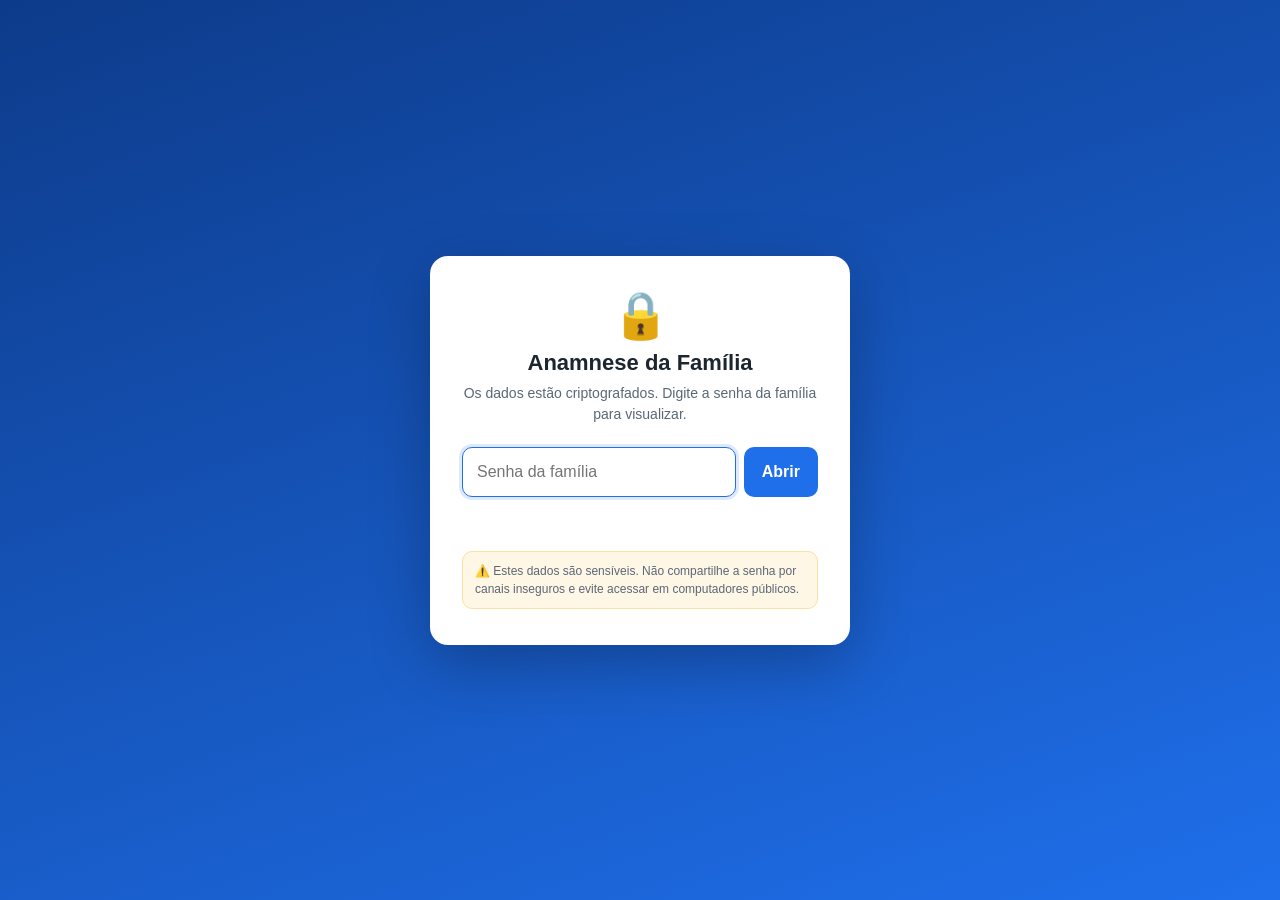
<file: index.html>
<!DOCTYPE html>
<html lang="pt-BR">
<head>
  <meta charset="UTF-8" />
  <meta name="viewport" content="width=device-width, initial-scale=1.0" />
  <meta name="robots" content="noindex, nofollow" />
  <title>Anamnese da Família</title>
  <link rel="stylesheet" href="estilo.css" />
</head>
<body>

  <!-- Tela de senha -->
  <div id="telaSenha" class="tela-senha">
    <div class="caixa-senha">
      <div class="cadeado">🔒</div>
      <h1>Anamnese da Família</h1>
      <p>Os dados estão criptografados. Digite a senha da família para visualizar.</p>
      <form id="formSenha" class="campo-senha">
        <input id="inputSenha" type="password" placeholder="Senha da família" autocomplete="current-password" autofocus />
        <button type="submit">Abrir</button>
      </form>
      <p id="erroSenha" class="erro"></p>
      <div id="semDados" style="display:none">
        <p style="font-size:13px;color:#5b6776">Não consegui carregar os dados automaticamente (acesso local). Selecione os arquivos <code>dados-*.json</code> manualmente:</p>
        <input id="arquivoDados" type="file" accept=".json,application/json" multiple />
      </div>
      <div class="aviso">
        ⚠️ Estes dados são sensíveis. Não compartilhe a senha por canais inseguros e evite acessar em computadores públicos.
      </div>
    </div>
  </div>

  <!-- App -->
  <div id="app" style="display:none">
    <header class="topo">
      <h1>🩺 Anamnese</h1>
      <span class="familia-nome" id="familiaNome"></span>
      <span class="espaco"></span>
      <input id="busca" class="busca" type="search" placeholder="Buscar membro..." />
      <button class="secundario pequeno" onclick="window.print()">🖨️ Imprimir</button>
      <button class="secundario pequeno" onclick="location.href='https://lucasbussinati.github.io/family-health-care/editor.html'">✏️ Editar</button>
      <button class="secundario pequeno" id="btnSair">Sair</button>
    </header>
    <main class="conteudo">
      <div id="avisoRascunhoView" class="dica" style="display:none;background:#fff7e6;border-color:#ffe0a3;color:#5a4a1a"></div>
      <div id="atualizado" style="font-size:12px;color:#5b6776;margin-bottom:12px"></div>
      <div id="grade" class="grade"></div>
      <div id="vazio" class="vazio" style="display:none">Nenhum membro cadastrado ainda. Use o <a href="editor.html">editor</a> para adicionar.</div>
    </main>
  </div>

  <script src="cripto.js"></script>
  <script>
    // Cada item: { id, nome, arquivo, pacote }  (pacote = conteúdo cifrado já carregado)
    let familias = [];

    async function carregarFamilias() {
      try {
        const resp = await fetch("familias.json", { cache: "no-store" });
        if (!resp.ok) throw new Error("manifesto ausente");
        familias = await resp.json();
        // Pré-carrega cada arquivo cifrado
        await Promise.all(familias.map(async (f) => {
          try {
            const r = await fetch(f.arquivo, { cache: "no-store" });
            if (r.ok) f.pacote = await r.json();
          } catch (e) { /* ignora */ }
        }));
        if (!familias.some(f => f.pacote)) throw new Error("sem dados");
        return true;
      } catch (e) {
        document.getElementById("semDados").style.display = "block";
        return false;
      }
    }

    document.getElementById("arquivoDados").addEventListener("change", async (ev) => {
      const arqs = [...ev.target.files];
      if (!arqs.length) return;
      familias = [];
      for (const arq of arqs) {
        try {
          familias.push({ nome: arq.name, arquivo: arq.name, pacote: JSON.parse(await arq.text()) });
        } catch (e) { /* ignora arquivo inválido */ }
      }
      const erro = document.getElementById("erroSenha");
      erro.textContent = familias.length + " arquivo(s) carregado(s). Digite a senha e clique em Abrir.";
      erro.style.color = "#1a7f5a";
    });

    document.getElementById("formSenha").addEventListener("submit", async (ev) => {
      ev.preventDefault();
      const erro = document.getElementById("erroSenha");
      erro.style.color = "";
      const senha = document.getElementById("inputSenha").value;
      const disponiveis = familias.filter(f => f.pacote);
      if (!disponiveis.length) { erro.textContent = "Dados ainda não carregados."; return; }
      erro.textContent = "Verificando senha...";
      for (const f of disponiveis) {
        try {
          const dados = await Cripto.descriptografar(f.pacote, senha);
          mostrarApp(dados, f);
          return;
        } catch (e) { /* tenta a próxima família */ }
      }
      erro.textContent = "Senha incorreta. Nenhuma família corresponde a essa senha.";
    });

    let membrosAtuais = [];

    function aplicarDataset(dados) {
      document.getElementById("familiaNome").textContent = dados.familia ? "• " + dados.familia : "";
      document.getElementById("atualizado").textContent = dados.atualizadoEm ? ("Última atualização: " + dados.atualizadoEm) : "";
      membrosAtuais = dados.membros || [];
      const termo = (document.getElementById("busca").value || "").toLowerCase();
      filtrarRender(termo);
    }

    function filtrarRender(termo) {
      renderMembros(membrosAtuais.filter(m =>
        (m.nome || "").toLowerCase().includes(termo) ||
        (m.parentesco || "").toLowerCase().includes(termo)
      ));
    }

    function mostrarApp(dados, familia) {
      document.getElementById("telaSenha").style.display = "none";
      document.getElementById("app").style.display = "block";
      aplicarDataset(dados);
      verificarRascunho(familia, dados);
    }

    document.getElementById("busca").addEventListener("input", (e) => {
      filtrarRender(e.target.value.toLowerCase());
    });

    // Detecta edições locais não publicadas (rascunho do editor) para a família aberta.
    function verificarRascunho(familia, dadosPublicados) {
      const aviso = document.getElementById("avisoRascunhoView");
      aviso.style.display = "none";
      aviso.innerHTML = "";
      if (!familia || !familia.id) return;
      let r = null;
      try {
        const s = localStorage.getItem("anamnese_rascunho_" + familia.id);
        r = s ? JSON.parse(s) : null;
      } catch (e) { return; }
      if (!r || !(r.membros || []).length) return;

      aviso.style.display = "block";
      aviso.innerHTML = `📝 <strong>Há edições locais não publicadas</strong> para esta família (rascunho salvo neste navegador em ${r.em}). `
        + `<button id="verRascunho" class="pequeno" type="button">Ver rascunho</button> `
        + `<button id="verPublicado" class="secundario pequeno" type="button">Ver versão publicada</button>`
        + `<span style="display:block;font-size:12px;margin-top:8px;color:#5b6776">Para que essas edições apareçam para todos (e no GitHub), abra o editor, clique em "Gerar e baixar" e substitua o arquivo <code>${familia.arquivo || ("dados-" + familia.id + ".json")}</code>.</span>`;

      document.getElementById("verRascunho").onclick = () => {
        aplicarDataset({ familia: r.familia || dadosPublicados.familia, atualizadoEm: "RASCUNHO local (não publicado) — " + r.em, membros: r.membros });
        document.getElementById("verRascunho").style.display = "none";
        document.getElementById("verPublicado").style.display = "";
      };
      document.getElementById("verPublicado").onclick = () => {
        aplicarDataset(dadosPublicados);
        document.getElementById("verRascunho").style.display = "";
        document.getElementById("verPublicado").style.display = "none";
      };
      document.getElementById("verPublicado").style.display = "none";
    }

    document.getElementById("btnSair").addEventListener("click", () => location.reload());

    /* ---------- Helpers de render ---------- */
    function esc(s) {
      return (s == null ? "" : String(s)).replace(/[&<>"']/g, c => ({
        "&": "&amp;", "<": "&lt;", ">": "&gt;", '"': "&quot;", "'": "&#39;"
      }[c]));
    }

    function iniciais(nome) {
      return (nome || "?").split(/\s+/).filter(Boolean).slice(0, 2).map(p => p[0].toUpperCase()).join("");
    }

    function idade(nascimento) {
      if (!nascimento) return "";
      const d = new Date(nascimento);
      if (isNaN(d)) return "";
      const hoje = new Date();
      let a = hoje.getFullYear() - d.getFullYear();
      const m = hoje.getMonth() - d.getMonth();
      if (m < 0 || (m === 0 && hoje.getDate() < d.getDate())) a--;
      return a >= 0 ? a + " anos" : "";
    }

    function linha(rotulo, valor) {
      if (!valor) return "";
      return `<div class="linha"><span class="rotulo">${esc(rotulo)}</span><span class="valor">${esc(valor)}</span></div>`;
    }

    function secaoTexto(titulo, texto) {
      if (!texto) return "";
      return `<div class="secao"><h3>${esc(titulo)}</h3><div class="bloco-texto">${esc(texto)}</div></div>`;
    }

    function secaoLista(titulo, itens, fmt) {
      if (!itens || !itens.length) return "";
      const lis = itens.map(i => `<li>${fmt ? fmt(i) : esc(i)}</li>`).join("");
      return `<div class="secao"><h3>${esc(titulo)}</h3><ul class="lista-itens">${lis}</ul></div>`;
    }

    function renderExame(ex) {
      let acoes = "";
      if (ex.arquivo && ex.arquivo.base64) {
        acoes += `<button class="pequeno secundario" onclick="abrirArquivo(this)" data-mime="${esc(ex.arquivo.mime)}" data-nome="${esc(ex.arquivo.nome)}" data-b64="${esc(ex.arquivo.base64)}">📄 Abrir ${esc(ex.arquivo.nome || "arquivo")}</button>`;
      }
      if (ex.link) {
        acoes += `<a class="pequeno" style="display:inline-block;padding:7px 12px;background:#e9eef5;border-radius:10px;text-decoration:none;color:#1c2530;font-weight:600" href="${esc(ex.link)}" target="_blank" rel="noopener">🔗 Link externo</a>`;
      }
      return `<div class="exame">
        <div class="exame-topo">
          <span class="exame-nome">${esc(ex.nome || "Exame")}${ex.tipo ? " — " + esc(ex.tipo) : ""}</span>
          <span class="exame-data">${esc(ex.data || "")}</span>
        </div>
        ${ex.observacao ? `<div class="exame-obs">${esc(ex.observacao)}</div>` : ""}
        ${acoes ? `<div class="exame-acoes">${acoes}</div>` : ""}
      </div>`;
    }

    function abrirArquivo(btn) {
      const b64 = btn.dataset.b64;
      const mime = btn.dataset.mime || "application/octet-stream";
      const bin = atob(b64);
      const bytes = new Uint8Array(bin.length);
      for (let i = 0; i < bin.length; i++) bytes[i] = bin.charCodeAt(i);
      const blob = new Blob([bytes], { type: mime });
      const url = URL.createObjectURL(blob);
      window.open(url, "_blank");
      setTimeout(() => URL.revokeObjectURL(url), 60000);
    }

    function renderMembros(membros) {
      const grade = document.getElementById("grade");
      const vazio = document.getElementById("vazio");
      grade.innerHTML = "";
      if (!membros.length) { vazio.style.display = "block"; return; }
      vazio.style.display = "none";

      membros.forEach((m) => {
        const tags = [];
        if (m.tipoSanguineo) tags.push(`<span class="tag sangue">🩸 ${esc(m.tipoSanguineo)}</span>`);
        if (m.alergias && m.alergias.length) tags.push(`<span class="tag alergia">⚠️ ${m.alergias.length} alergia(s)</span>`);
        if (m.condicoes && m.condicoes.length) tags.push(`<span class="tag cronico">${m.condicoes.length} condição(ões)</span>`);

        const card = document.createElement("div");
        card.className = "membro";

        const dadosVitais = [
          linha("Nascimento", m.nascimento ? m.nascimento + (idade(m.nascimento) ? " (" + idade(m.nascimento) + ")" : "") : ""),
          linha("Sexo", m.sexo),
          linha("Tipo sanguíneo", m.tipoSanguineo),
          linha("Peso", m.peso),
          linha("Altura", m.altura),
          linha("Telefone", m.telefone),
          linha("Contato de emergência", m.contatoEmergencia),
          linha("Plano de saúde", m.planoSaude),
          linha("Nº do plano", m.numeroPlano),
        ].join("");

        const medicamentos = secaoLista("Medicamentos em uso", m.medicamentos, (i) =>
          typeof i === "string" ? esc(i) : `${esc(i.nome)}${i.dose ? " — " + esc(i.dose) : ""}${i.frequencia ? " (" + esc(i.frequencia) + ")" : ""}`);

        const medicos = secaoLista("Médicos de referência", m.medicos, (i) =>
          typeof i === "string" ? esc(i) : `${esc(i.nome)}${i.especialidade ? " — " + esc(i.especialidade) : ""}${i.telefone ? " (" + esc(i.telefone) + ")" : ""}`);

        const exames = (m.exames && m.exames.length)
          ? `<div class="secao"><h3>Exames (${m.exames.length})</h3>${m.exames.map(renderExame).join("")}</div>`
          : "";

        card.innerHTML = `
          <div class="membro-cabeca">
            <div class="avatar">${m.foto ? `<img src="${esc(m.foto)}" alt="">` : esc(iniciais(m.nome))}</div>
            <div class="info">
              <div class="nome">${esc(m.nome || "Sem nome")}</div>
              <div class="sub">${esc(m.parentesco || "")}${m.nascimento && idade(m.nascimento) ? " • " + idade(m.nascimento) : ""}</div>
              <div class="tags">${tags.join("")}</div>
            </div>
          </div>
          <div class="membro-corpo">
            <div class="secao"><h3>Dados gerais</h3><div class="linhas">${dadosVitais}</div></div>
            ${secaoLista("Alergias", m.alergias)}
            ${secaoLista("Condições crônicas / doenças", m.condicoes)}
            ${medicamentos}
            ${secaoLista("Cirurgias / internações", m.cirurgias)}
            ${secaoLista("Vacinas", m.vacinas)}
            ${secaoTexto("Histórico familiar", m.historicoFamiliar)}
            ${medicos}
            ${secaoTexto("Observações", m.observacoes)}
            ${exames}
          </div>`;

        card.querySelector(".membro-cabeca").addEventListener("click", () => card.classList.toggle("aberto"));
        grade.appendChild(card);
      });
    }

    carregarFamilias();
  </script>
</body>
</html>
</file>
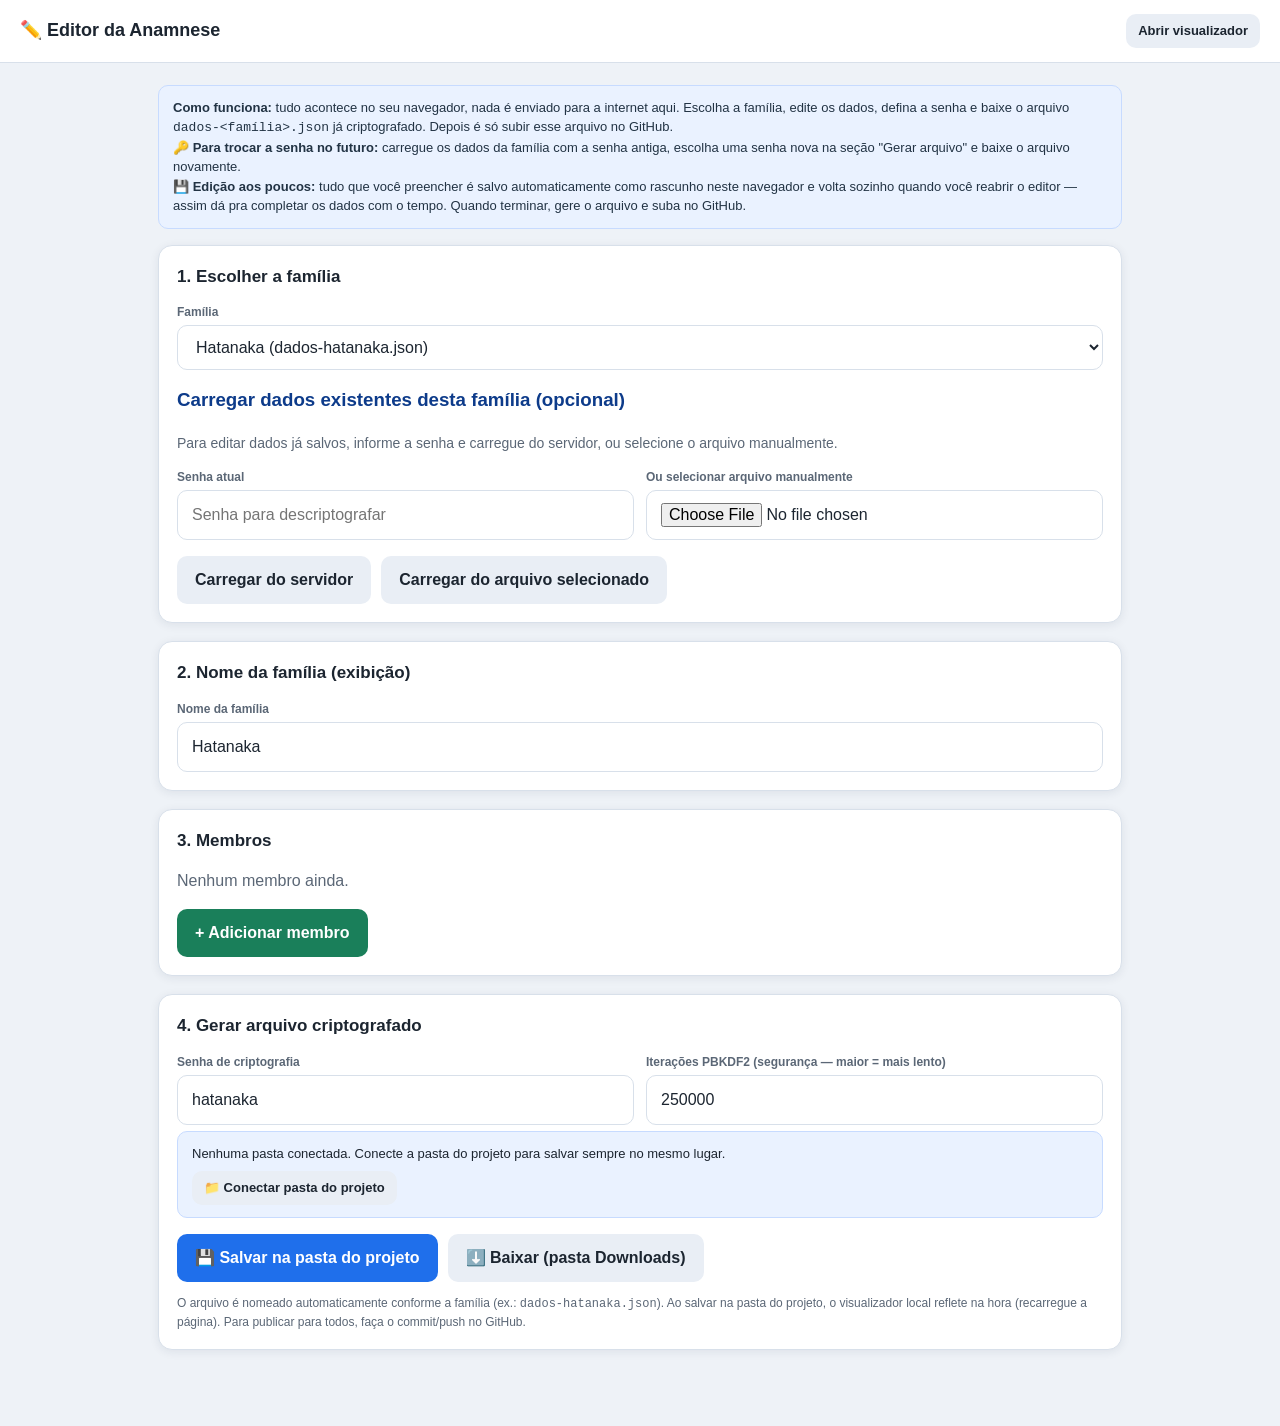
<file: editor.html>
<!DOCTYPE html>
<html lang="pt-BR">
<head>
  <meta charset="UTF-8" />
  <meta name="viewport" content="width=device-width, initial-scale=1.0" />
  <meta name="robots" content="noindex, nofollow" />
  <title>Editor — Anamnese da Família</title>
  <link rel="stylesheet" href="estilo.css" />
</head>
<body>
  <header class="topo">
    <h1>✏️ Editor da Anamnese</h1>
    <span class="espaco"></span>
    <a href="index.html"><button class="secundario pequeno">Abrir visualizador</button></a>
  </header>

  <main class="conteudo">
    <div class="dica">
      <strong>Como funciona:</strong> tudo acontece no seu navegador, nada é enviado para a internet aqui.
      Escolha a família, edite os dados, defina a senha e baixe o arquivo <code>dados-&lt;família&gt;.json</code> já criptografado.
      Depois é só subir esse arquivo no GitHub. <br>
      🔑 <strong>Para trocar a senha no futuro:</strong> carregue os dados da família com a senha antiga, escolha uma senha nova na
      seção "Gerar arquivo" e baixe o arquivo novamente. <br>
      💾 <strong>Edição aos poucos:</strong> tudo que você preencher é salvo automaticamente como rascunho neste navegador e
      volta sozinho quando você reabrir o editor — assim dá pra completar os dados com o tempo. Quando terminar, gere o arquivo e suba no GitHub.
    </div>

    <!-- Selecionar família -->
    <section class="painel">
      <h2>1. Escolher a família</h2>
      <div class="form-grade">
        <div class="campo">
          <label>Família</label>
          <select id="familiaSelect"></select>
        </div>
      </div>

      <div id="boxNovaFamilia" style="display:none">
        <div class="form-grade">
          <div class="campo">
            <label>Identificador (sem espaços, minúsculo — vira o nome do arquivo e a senha padrão)</label>
            <input id="novaFamiliaId" type="text" placeholder="Ex.: silva" />
          </div>
          <div class="campo">
            <label>Nome de exibição</label>
            <input id="novaFamiliaNome" type="text" placeholder="Ex.: Silva" />
          </div>
        </div>
        <p style="font-size:12px;color:#b8860b;margin:4px 0 0">⚠️ Ao criar uma família nova, adicione-a também no arquivo <code>familias.json</code> (instruções no README).</p>
      </div>

      <div id="avisoRascunho" class="dica" style="display:none;background:#fff7e6;border-color:#ffe0a3;color:#5a4a1a"></div>

      <h3 style="color:#0d3b8a;margin-top:16px">Carregar dados existentes desta família (opcional)</h3>
      <p style="margin-top:0;color:#5b6776;font-size:14px">Para editar dados já salvos, informe a senha e carregue do servidor, ou selecione o arquivo manualmente.</p>
      <div class="form-grade">
        <div class="campo">
          <label>Senha atual</label>
          <input id="senhaCarregar" type="password" placeholder="Senha para descriptografar" />
        </div>
        <div class="campo">
          <label>Ou selecionar arquivo manualmente</label>
          <input id="arquivoExistente" type="file" accept=".json,application/json" />
        </div>
      </div>
      <div class="barra-acoes">
        <button id="btnCarregarServidor" class="secundario">Carregar do servidor</button>
        <button id="btnCarregar" class="secundario">Carregar do arquivo selecionado</button>
        <span id="statusCarregar"></span>
      </div>
    </section>

    <!-- Dados da família -->
    <section class="painel">
      <h2>2. Nome da família (exibição)</h2>
      <div class="form-grade">
        <div class="campo">
          <label>Nome da família</label>
          <input id="familiaNome" type="text" placeholder="Ex.: Hatanaka" />
        </div>
      </div>
    </section>

    <!-- Lista de membros -->
    <section class="painel">
      <h2>3. Membros</h2>
      <div id="listaMembros"></div>
      <div class="barra-acoes">
        <button id="btnAddMembro" class="verde">+ Adicionar membro</button>
        <span id="statusRascunho" style="color:#1a7f5a;font-size:13px"></span>
      </div>
    </section>

    <!-- Formulário de membro -->
    <section class="painel" id="painelMembro" style="display:none">
      <h2 id="tituloMembro">Novo membro</h2>

      <h3 style="color:#0d3b8a">Identificação</h3>
      <div class="form-grade">
        <div class="campo"><label>Nome completo *</label><input id="m_nome" type="text" /></div>
        <div class="campo"><label>Parentesco</label><input id="m_parentesco" type="text" placeholder="Ex.: Pai, Mãe, Filho(a)" /></div>
        <div class="campo"><label>Data de nascimento</label><input id="m_nascimento" type="date" /></div>
        <div class="campo">
          <label>Sexo</label>
          <select id="m_sexo">
            <option value="">—</option>
            <option>Feminino</option>
            <option>Masculino</option>
            <option>Outro</option>
          </select>
        </div>
        <div class="campo"><label>Foto (opcional)</label><input id="m_foto" type="file" accept="image/*" /><div id="m_foto_preview"></div></div>
      </div>

      <h3 style="color:#0d3b8a;margin-top:18px">Contato & emergência</h3>
      <div class="form-grade">
        <div class="campo"><label>Telefone</label><input id="m_telefone" type="text" /></div>
        <div class="campo"><label>Contato de emergência</label><input id="m_contatoEmergencia" type="text" placeholder="Nome e telefone" /></div>
        <div class="campo"><label>Plano de saúde / convênio</label><input id="m_planoSaude" type="text" /></div>
        <div class="campo"><label>Nº do plano / carteirinha</label><input id="m_numeroPlano" type="text" /></div>
      </div>

      <h3 style="color:#0d3b8a;margin-top:18px">Dados vitais</h3>
      <div class="form-grade">
        <div class="campo">
          <label>Tipo sanguíneo</label>
          <select id="m_tipoSanguineo">
            <option value="">—</option>
            <option>A+</option><option>A-</option>
            <option>B+</option><option>B-</option>
            <option>AB+</option><option>AB-</option>
            <option>O+</option><option>O-</option>
          </select>
        </div>
        <div class="campo"><label>Peso</label><input id="m_peso" type="text" placeholder="Ex.: 72 kg" /></div>
        <div class="campo"><label>Altura</label><input id="m_altura" type="text" placeholder="Ex.: 1,75 m" /></div>
      </div>

      <h3 style="color:#0d3b8a;margin-top:18px">Histórico de saúde</h3>
      <div class="form-grade">
        <div class="campo largo"><label>Alergias (uma por linha)</label><textarea id="m_alergias" placeholder="Ex.: Penicilina&#10;Amendoim"></textarea></div>
        <div class="campo largo"><label>Condições crônicas / doenças (uma por linha)</label><textarea id="m_condicoes" placeholder="Ex.: Hipertensão&#10;Diabetes tipo 2"></textarea></div>
        <div class="campo largo"><label>Cirurgias / internações (uma por linha)</label><textarea id="m_cirurgias"></textarea></div>
        <div class="campo largo"><label>Vacinas (uma por linha)</label><textarea id="m_vacinas" placeholder="Ex.: COVID-19 (2023)&#10;Tétano (2022)"></textarea></div>
        <div class="campo largo"><label>Histórico familiar</label><textarea id="m_historicoFamiliar"></textarea></div>
        <div class="campo largo"><label>Observações gerais</label><textarea id="m_observacoes"></textarea></div>
      </div>

      <h3 style="color:#0d3b8a;margin-top:18px">Medicamentos em uso</h3>
      <div id="listaMedicamentos"></div>
      <button class="secundario pequeno" id="btnAddMedicamento">+ Medicamento</button>

      <h3 style="color:#0d3b8a;margin-top:18px">Médicos de referência</h3>
      <div id="listaMedicos"></div>
      <button class="secundario pequeno" id="btnAddMedico">+ Médico</button>

      <h3 style="color:#0d3b8a;margin-top:18px">Exames</h3>
      <p style="font-size:13px;color:#5b6776;margin:0 0 8px">Você pode anexar o arquivo (PDF/imagem — fica criptografado dentro do arquivo da família) e/ou colocar um link externo.</p>
      <div id="listaExames"></div>
      <button class="secundario pequeno" id="btnAddExame">+ Exame</button>

      <div class="barra-acoes" style="margin-top:22px">
        <button id="btnSalvarMembro" class="verde">Salvar membro</button>
        <button id="btnCancelarMembro" class="secundario">Cancelar</button>
      </div>
    </section>

    <!-- Gerar arquivo -->
    <section class="painel">
      <h2>4. Gerar arquivo criptografado</h2>
      <div class="form-grade">
        <div class="campo">
          <label>Senha de criptografia</label>
          <input id="senhaSalvar" type="text" value="hatanaka" />
        </div>
        <div class="campo">
          <label>Iterações PBKDF2 (segurança — maior = mais lento)</label>
          <input id="iteracoes" type="number" value="250000" min="100000" step="50000" />
        </div>
      </div>

      <div id="boxPasta" style="background:#eaf2ff;border:1px solid #c7dbff;border-radius:10px;padding:12px 14px;margin:6px 0 14px;font-size:13px">
        <div id="statusPasta" style="margin-bottom:8px"></div>
        <button id="btnConectarPasta" class="secundario pequeno" type="button">📁 Conectar pasta do projeto</button>
        <button id="btnEsquecerPasta" class="secundario pequeno" type="button" style="display:none">Esquecer pasta</button>
      </div>

      <div class="barra-acoes">
        <button id="btnSalvarPasta">💾 Salvar na pasta do projeto</button>
        <button id="btnGerar" class="secundario">⬇️ Baixar (pasta Downloads)</button>
        <span id="statusGerar"></span>
      </div>
      <p style="font-size:12px;color:#5b6776;margin-bottom:0">O arquivo é nomeado automaticamente conforme a família (ex.: <code>dados-hatanaka.json</code>). Ao salvar na pasta do projeto, o visualizador local reflete na hora (recarregue a página). Para publicar para todos, faça o commit/push no GitHub.</p>
    </section>
  </main>

  <script src="cripto.js"></script>
  <script>
    let estado = { id: "", familia: "", membros: [] };
    let edicaoIndex = -1; // -1 = novo
    let manifesto = [];

    /* ---------- utilidades ---------- */
    function $(id) { return document.getElementById(id); }

    /* ---------- rascunho local (autosave) ---------- */
    function chaveRascunho(id) { return "anamnese_rascunho_" + id; }

    function salvarRascunho() {
      if (!estado.id) return;
      try {
        localStorage.setItem(chaveRascunho(estado.id), JSON.stringify({
          familia: estado.familia, membros: estado.membros, em: new Date().toLocaleString("pt-BR"),
        }));
        const s = $("statusRascunho");
        if (s) s.textContent = "Rascunho salvo neste navegador ✓";
      } catch (e) { /* localStorage indisponível */ }
    }

    function lerRascunho(id) {
      if (!id) return null;
      try { const s = localStorage.getItem(chaveRascunho(id)); return s ? JSON.parse(s) : null; }
      catch (e) { return null; }
    }

    function mostrarAvisoRascunho(em) {
      const el = $("avisoRascunho");
      if (em) {
        el.style.display = "block";
        el.innerHTML = `📝 <strong>Rascunho local restaurado</strong> (salvo em ${em}). O que você editar fica guardado neste navegador automaticamente — mesmo sem gerar o arquivo. `
          + `<button class="secundario pequeno" id="btnDescartarRascunho" type="button">Descartar rascunho</button>`;
        $("btnDescartarRascunho").onclick = () => {
          if (!confirm("Descartar o rascunho local desta família? Você voltará a uma lista vazia (use 'Carregar do servidor' para puxar a versão publicada).")) return;
          if (estado.id) localStorage.removeItem(chaveRascunho(estado.id));
          estado.membros = [];
          renderListaMembros();
          mostrarAvisoRascunho(null);
          $("statusRascunho").textContent = "";
        };
      } else {
        el.style.display = "none";
        el.innerHTML = "";
      }
    }

    /* ---------- seleção de família ---------- */
    async function carregarManifesto() {
      try {
        const r = await fetch("familias.json", { cache: "no-store" });
        if (r.ok) manifesto = await r.json();
      } catch (e) { manifesto = []; }
      const sel = $("familiaSelect");
      sel.innerHTML = "";
      manifesto.forEach(f => {
        const o = document.createElement("option");
        o.value = f.id; o.textContent = f.nome + "  (" + f.arquivo + ")";
        sel.appendChild(o);
      });
      const nova = document.createElement("option");
      nova.value = "__nova__"; nova.textContent = "+ Nova família...";
      sel.appendChild(nova);
      aplicarSelecao();
    }

    function familiaAtual() {
      const v = $("familiaSelect").value;
      if (v === "__nova__") {
        return { id: ($("novaFamiliaId").value || "").trim().toLowerCase().replace(/\s+/g, "-"), nome: ($("novaFamiliaNome").value || "").trim() };
      }
      const f = manifesto.find(x => x.id === v);
      return f ? { id: f.id, nome: f.nome } : { id: "", nome: "" };
    }

    function aplicarSelecao() {
      const ehNova = $("familiaSelect").value === "__nova__";
      $("boxNovaFamilia").style.display = ehNova ? "block" : "none";
      const fa = familiaAtual();
      estado.id = fa.id;
      estado.familia = fa.nome;
      $("familiaNome").value = fa.nome;
      $("senhaSalvar").value = fa.id || "";  // senha padrão = identificador
      $("statusRascunho").textContent = "";

      // Se houver um rascunho local desta família, restaura para continuar de onde parou.
      const r = lerRascunho(fa.id);
      if (r && (r.membros || []).length) {
        estado.familia = r.familia || fa.nome;
        estado.membros = r.membros || [];
        $("familiaNome").value = estado.familia;
        mostrarAvisoRascunho(r.em);
      } else {
        estado.membros = [];
        mostrarAvisoRascunho(null);
      }
      renderListaMembros();
    }

    $("familiaSelect").addEventListener("change", aplicarSelecao);
    $("novaFamiliaId").addEventListener("input", () => { const fa = familiaAtual(); estado.id = fa.id; $("senhaSalvar").value = fa.id; });
    $("novaFamiliaNome").addEventListener("input", () => { estado.familia = ($("novaFamiliaNome").value || "").trim(); $("familiaNome").value = estado.familia; salvarRascunho(); });

    function lerArquivoBase64(file) {
      return new Promise((res, rej) => {
        const r = new FileReader();
        r.onload = () => {
          const dataUrl = r.result;
          const base64 = String(dataUrl).split(",")[1] || "";
          res({ base64, mime: file.type, nome: file.name, dataUrl });
        };
        r.onerror = rej;
        r.readAsDataURL(file);
      });
    }

    function linhasParaArray(txt) {
      return (txt || "").split("\n").map(s => s.trim()).filter(Boolean);
    }
    function arrayParaLinhas(arr) {
      return (arr || []).map(i => typeof i === "string" ? i : (i.descricao || "")).join("\n");
    }

    /* ---------- linhas repetíveis ---------- */
    function rowMedicamento(d = {}) {
      const div = document.createElement("div");
      div.className = "item-repetivel medicamento";
      div.innerHTML = `
        <button class="perigo pequeno remover" type="button">×</button>
        <div class="form-grade">
          <div class="campo"><label>Nome</label><input class="md_nome" value="${(d.nome||'').replace(/"/g,'&quot;')}"></div>
          <div class="campo"><label>Dose</label><input class="md_dose" value="${(d.dose||'').replace(/"/g,'&quot;')}"></div>
          <div class="campo"><label>Frequência</label><input class="md_freq" value="${(d.frequencia||'').replace(/"/g,'&quot;')}"></div>
        </div>`;
      div.querySelector(".remover").onclick = () => div.remove();
      return div;
    }

    function rowMedico(d = {}) {
      const div = document.createElement("div");
      div.className = "item-repetivel medico";
      div.innerHTML = `
        <button class="perigo pequeno remover" type="button">×</button>
        <div class="form-grade">
          <div class="campo"><label>Nome</label><input class="mc_nome" value="${(d.nome||'').replace(/"/g,'&quot;')}"></div>
          <div class="campo"><label>Especialidade</label><input class="mc_esp" value="${(d.especialidade||'').replace(/"/g,'&quot;')}"></div>
          <div class="campo"><label>Telefone</label><input class="mc_tel" value="${(d.telefone||'').replace(/"/g,'&quot;')}"></div>
        </div>`;
      div.querySelector(".remover").onclick = () => div.remove();
      return div;
    }

    function rowExame(d = {}) {
      const div = document.createElement("div");
      div.className = "item-repetivel exame-row";
      div.innerHTML = `
        <button class="perigo pequeno remover" type="button">×</button>
        <div class="form-grade">
          <div class="campo"><label>Nome do exame</label><input class="ex_nome" value="${(d.nome||'').replace(/"/g,'&quot;')}"></div>
          <div class="campo"><label>Tipo</label><input class="ex_tipo" placeholder="Ex.: Sangue, Raio-X" value="${(d.tipo||'').replace(/"/g,'&quot;')}"></div>
          <div class="campo"><label>Data</label><input class="ex_data" type="date" value="${d.data||''}"></div>
          <div class="campo largo"><label>Observação</label><textarea class="ex_obs">${d.observacao||''}</textarea></div>
          <div class="campo"><label>Arquivo (PDF/imagem)</label><input class="ex_arquivo" type="file" accept=".pdf,image/*"><div class="ex_arquivo_info" style="font-size:12px;color:#5b6776;margin-top:4px"></div></div>
          <div class="campo"><label>Link externo (opcional)</label><input class="ex_link" type="url" placeholder="https://..." value="${(d.link||'').replace(/"/g,'&quot;')}"></div>
        </div>`;
      div.querySelector(".remover").onclick = () => div.remove();

      const info = div.querySelector(".ex_arquivo_info");
      const fileInput = div.querySelector(".ex_arquivo");
      if (d.arquivo && d.arquivo.base64) {
        fileInput.dataset.b64 = d.arquivo.base64;
        fileInput.dataset.mime = d.arquivo.mime || "";
        fileInput.dataset.fname = d.arquivo.nome || "arquivo";
        info.textContent = "Arquivo atual: " + (d.arquivo.nome || "arquivo") + " (selecione outro para substituir)";
      }
      fileInput.addEventListener("change", async () => {
        const f = fileInput.files[0];
        if (!f) return;
        info.textContent = "Lendo...";
        const a = await lerArquivoBase64(f);
        fileInput.dataset.b64 = a.base64;
        fileInput.dataset.mime = a.mime;
        fileInput.dataset.fname = a.nome;
        info.textContent = "✔ " + a.nome + " (" + Math.round(a.base64.length * 0.75 / 1024) + " KB)";
      });
      return div;
    }

    $("btnAddMedicamento").onclick = () => $("listaMedicamentos").appendChild(rowMedicamento());
    $("btnAddMedico").onclick = () => $("listaMedicos").appendChild(rowMedico());
    $("btnAddExame").onclick = () => $("listaExames").appendChild(rowExame());

    /* ---------- abrir / salvar membro ---------- */
    function abrirFormMembro(membro, index) {
      edicaoIndex = index;
      membro = membro || {};
      $("tituloMembro").textContent = index >= 0 ? "Editar: " + (membro.nome || "") : "Novo membro";
      $("m_nome").value = membro.nome || "";
      $("m_parentesco").value = membro.parentesco || "";
      $("m_nascimento").value = membro.nascimento || "";
      $("m_sexo").value = membro.sexo || "";
      $("m_telefone").value = membro.telefone || "";
      $("m_contatoEmergencia").value = membro.contatoEmergencia || "";
      $("m_planoSaude").value = membro.planoSaude || "";
      $("m_numeroPlano").value = membro.numeroPlano || "";
      $("m_tipoSanguineo").value = membro.tipoSanguineo || "";
      $("m_peso").value = membro.peso || "";
      $("m_altura").value = membro.altura || "";
      $("m_alergias").value = arrayParaLinhas(membro.alergias);
      $("m_condicoes").value = arrayParaLinhas(membro.condicoes);
      $("m_cirurgias").value = arrayParaLinhas(membro.cirurgias);
      $("m_vacinas").value = arrayParaLinhas(membro.vacinas);
      $("m_historicoFamiliar").value = membro.historicoFamiliar || "";
      $("m_observacoes").value = membro.observacoes || "";

      const fotoPrev = $("m_foto_preview");
      fotoPrev.innerHTML = "";
      $("m_foto").value = "";
      delete $("m_foto").dataset.dataurl;
      if (membro.foto) {
        $("m_foto").dataset.dataurl = membro.foto;
        fotoPrev.innerHTML = `<img src="${membro.foto}" style="width:60px;height:60px;border-radius:50%;object-fit:cover;margin-top:6px">`;
      }

      $("listaMedicamentos").innerHTML = "";
      (membro.medicamentos || []).forEach(d => $("listaMedicamentos").appendChild(rowMedicamento(d)));
      $("listaMedicos").innerHTML = "";
      (membro.medicos || []).forEach(d => $("listaMedicos").appendChild(rowMedico(d)));
      $("listaExames").innerHTML = "";
      (membro.exames || []).forEach(d => $("listaExames").appendChild(rowExame(d)));

      $("painelMembro").style.display = "block";
      $("painelMembro").scrollIntoView({ behavior: "smooth" });
    }

    $("m_foto").addEventListener("change", async () => {
      const f = $("m_foto").files[0];
      if (!f) return;
      const a = await lerArquivoBase64(f);
      $("m_foto").dataset.dataurl = a.dataUrl;
      $("m_foto_preview").innerHTML = `<img src="${a.dataUrl}" style="width:60px;height:60px;border-radius:50%;object-fit:cover;margin-top:6px">`;
    });

    function coletarMembro() {
      const medicamentos = [...document.querySelectorAll("#listaMedicamentos .medicamento")].map(r => ({
        nome: r.querySelector(".md_nome").value.trim(),
        dose: r.querySelector(".md_dose").value.trim(),
        frequencia: r.querySelector(".md_freq").value.trim(),
      })).filter(x => x.nome);

      const medicos = [...document.querySelectorAll("#listaMedicos .medico")].map(r => ({
        nome: r.querySelector(".mc_nome").value.trim(),
        especialidade: r.querySelector(".mc_esp").value.trim(),
        telefone: r.querySelector(".mc_tel").value.trim(),
      })).filter(x => x.nome);

      const exames = [...document.querySelectorAll("#listaExames .exame-row")].map(r => {
        const fi = r.querySelector(".ex_arquivo");
        const ex = {
          nome: r.querySelector(".ex_nome").value.trim(),
          tipo: r.querySelector(".ex_tipo").value.trim(),
          data: r.querySelector(".ex_data").value,
          observacao: r.querySelector(".ex_obs").value.trim(),
          link: r.querySelector(".ex_link").value.trim(),
        };
        if (fi.dataset.b64) {
          ex.arquivo = { base64: fi.dataset.b64, mime: fi.dataset.mime, nome: fi.dataset.fname };
        }
        return ex;
      }).filter(x => x.nome || x.link || x.arquivo);

      return {
        nome: $("m_nome").value.trim(),
        parentesco: $("m_parentesco").value.trim(),
        nascimento: $("m_nascimento").value,
        sexo: $("m_sexo").value,
        foto: $("m_foto").dataset.dataurl || "",
        telefone: $("m_telefone").value.trim(),
        contatoEmergencia: $("m_contatoEmergencia").value.trim(),
        planoSaude: $("m_planoSaude").value.trim(),
        numeroPlano: $("m_numeroPlano").value.trim(),
        tipoSanguineo: $("m_tipoSanguineo").value,
        peso: $("m_peso").value.trim(),
        altura: $("m_altura").value.trim(),
        alergias: linhasParaArray($("m_alergias").value),
        condicoes: linhasParaArray($("m_condicoes").value),
        cirurgias: linhasParaArray($("m_cirurgias").value),
        vacinas: linhasParaArray($("m_vacinas").value),
        historicoFamiliar: $("m_historicoFamiliar").value.trim(),
        observacoes: $("m_observacoes").value.trim(),
        medicamentos, medicos, exames,
      };
    }

    $("btnSalvarMembro").onclick = () => {
      const m = coletarMembro();
      if (!m.nome) { alert("Informe o nome do membro."); return; }
      if (edicaoIndex >= 0) estado.membros[edicaoIndex] = m;
      else estado.membros.push(m);
      $("painelMembro").style.display = "none";
      renderListaMembros();
      salvarRascunho();
    };

    $("btnCancelarMembro").onclick = () => { $("painelMembro").style.display = "none"; };
    $("btnAddMembro").onclick = () => abrirFormMembro({}, -1);

    function renderListaMembros() {
      const lista = $("listaMembros");
      lista.innerHTML = "";
      if (!estado.membros.length) {
        lista.innerHTML = '<p style="color:#5b6776">Nenhum membro ainda.</p>';
        return;
      }
      estado.membros.forEach((m, i) => {
        const div = document.createElement("div");
        div.className = "membro-lista-item";
        div.innerHTML = `<span class="nome">${(m.nome||"Sem nome")}</span>
          <span style="color:#5b6776;font-size:13px">${m.parentesco||""}</span>
          <button class="secundario pequeno editar">Editar</button>
          <button class="perigo pequeno remover">Remover</button>`;
        div.querySelector(".editar").onclick = () => abrirFormMembro(JSON.parse(JSON.stringify(m)), i);
        div.querySelector(".remover").onclick = () => {
          if (confirm("Remover " + (m.nome||"este membro") + "?")) { estado.membros.splice(i, 1); renderListaMembros(); salvarRascunho(); }
        };
        lista.appendChild(div);
      });
    }

    $("familiaNome").addEventListener("input", e => { estado.familia = e.target.value; salvarRascunho(); });

    /* ---------- carregar existente ---------- */
    function aplicarDadosCarregados(dados, status, qtd) {
      const fa = familiaAtual();
      estado = { id: fa.id, familia: dados.familia || fa.nome || "", membros: dados.membros || [] };
      $("familiaNome").value = estado.familia;
      renderListaMembros();
      mostrarAvisoRascunho(null);
      salvarRascunho();
      status.textContent = "✔ Carregado! " + estado.membros.length + " membro(s). Edite à vontade — fica salvo no navegador.";
      status.className = "status-ok";
    }

    $("btnCarregar").onclick = async () => {
      const status = $("statusCarregar");
      const f = $("arquivoExistente").files[0];
      const senha = $("senhaCarregar").value;
      if (!f) { status.textContent = "Selecione o arquivo."; status.className = "status-erro"; return; }
      status.textContent = "Descriptografando..."; status.className = "";
      try {
        const pacote = JSON.parse(await f.text());
        const dados = await Cripto.descriptografar(pacote, senha);
        aplicarDadosCarregados(dados, status);
      } catch (e) {
        status.textContent = "Falha: senha incorreta ou arquivo inválido.";
        status.className = "status-erro";
      }
    };

    $("btnCarregarServidor").onclick = async () => {
      const status = $("statusCarregar");
      const senha = $("senhaCarregar").value;
      const fa = familiaAtual();
      if (!fa.id) { status.textContent = "Escolha uma família."; status.className = "status-erro"; return; }
      const arquivo = (manifesto.find(x => x.id === fa.id) || {}).arquivo || ("dados-" + fa.id + ".json");
      status.textContent = "Buscando " + arquivo + "..."; status.className = "";
      try {
        const r = await fetch(arquivo, { cache: "no-store" });
        if (!r.ok) throw new Error("não encontrado");
        const pacote = await r.json();
        const dados = await Cripto.descriptografar(pacote, senha);
        aplicarDadosCarregados(dados, status);
      } catch (e) {
        status.textContent = "Falha: arquivo não encontrado, senha incorreta ou acesso local (use 'do arquivo').";
        status.className = "status-erro";
      }
    };

    /* ---------- gerar ---------- */
    async function montarPacote() {
      const senha = $("senhaSalvar").value;
      const fa = familiaAtual();
      if (!fa.id) throw new Error("Escolha ou crie uma família (com identificador).");
      if (!senha) throw new Error("Defina uma senha.");
      const iteracoes = parseInt($("iteracoes").value, 10) || 250000;
      const nomeArquivo = (manifesto.find(x => x.id === fa.id) || {}).arquivo || ("dados-" + fa.id + ".json");
      const objeto = {
        familia: estado.familia || fa.nome || fa.id,
        atualizadoEm: new Date().toLocaleString("pt-BR"),
        membros: estado.membros,
      };
      const pacote = await Cripto.criptografar(objeto, senha, iteracoes);
      return { nomeArquivo, pacoteStr: JSON.stringify(pacote, null, 2) };
    }

    $("btnGerar").onclick = async () => {
      const status = $("statusGerar");
      status.textContent = "Criptografando..."; status.className = "";
      try {
        const { nomeArquivo, pacoteStr } = await montarPacote();
        const blob = new Blob([pacoteStr], { type: "application/json" });
        const url = URL.createObjectURL(blob);
        const a = document.createElement("a");
        a.href = url;
        a.download = nomeArquivo;
        a.click();
        URL.revokeObjectURL(url);
        status.textContent = "✔ " + nomeArquivo + " baixado em Downloads. Mova-o para a pasta do projeto / suba no GitHub.";
        status.className = "status-ok";
      } catch (e) {
        status.textContent = "Erro: " + e.message;
        status.className = "status-erro";
      }
    };

    /* ---------- salvar direto na pasta do projeto (File System Access API) ---------- */
    let pastaHandle = null;

    function suportaFS() { return typeof window.showDirectoryPicker === "function"; }

    // IndexedDB mínimo para lembrar o handle da pasta entre sessões.
    function idbAbrir() {
      return new Promise((res, rej) => {
        const o = indexedDB.open("anamnese", 1);
        o.onupgradeneeded = () => o.result.createObjectStore("handles");
        o.onsuccess = () => res(o.result);
        o.onerror = () => rej(o.error);
      });
    }
    async function idbGet(key) {
      const db = await idbAbrir();
      return new Promise((res, rej) => {
        const r = db.transaction("handles", "readonly").objectStore("handles").get(key);
        r.onsuccess = () => res(r.result); r.onerror = () => rej(r.error);
      });
    }
    async function idbSet(key, val) {
      const db = await idbAbrir();
      return new Promise((res, rej) => {
        const r = db.transaction("handles", "readwrite").objectStore("handles").put(val, key);
        r.onsuccess = () => res(); r.onerror = () => rej(r.error);
      });
    }
    async function idbDel(key) {
      const db = await idbAbrir();
      return new Promise((res, rej) => {
        const r = db.transaction("handles", "readwrite").objectStore("handles").delete(key);
        r.onsuccess = () => res(); r.onerror = () => rej(r.error);
      });
    }

    async function garantirPermissao(handle, interativo) {
      const opts = { mode: "readwrite" };
      if ((await handle.queryPermission(opts)) === "granted") return true;
      if (interativo && (await handle.requestPermission(opts)) === "granted") return true;
      return false;
    }

    async function atualizarStatusPasta() {
      const el = $("statusPasta");
      const btnEsquecer = $("btnEsquecerPasta");
      if (!suportaFS()) {
        el.innerHTML = "⚠️ Seu navegador não permite salvar direto na pasta (use Chrome ou Edge). Use o botão de baixar.";
        $("btnConectarPasta").style.display = "none";
        $("btnSalvarPasta").disabled = true;
        $("btnSalvarPasta").style.opacity = "0.5";
        return;
      }
      if (pastaHandle) {
        const perm = await pastaHandle.queryPermission({ mode: "readwrite" });
        el.innerHTML = `✅ Pasta conectada: <strong>${pastaHandle.name}</strong>` +
          (perm === "granted" ? "" : ` <span style="color:#b8860b">(vai pedir permissão ao salvar)</span>`);
        btnEsquecer.style.display = "";
        $("btnConectarPasta").textContent = "📁 Trocar pasta";
      } else {
        el.innerHTML = "Nenhuma pasta conectada. Conecte a pasta do projeto para salvar sempre no mesmo lugar.";
        btnEsquecer.style.display = "none";
        $("btnConectarPasta").textContent = "📁 Conectar pasta do projeto";
      }
    }

    async function conectarPasta() {
      try {
        const handle = await window.showDirectoryPicker({ mode: "readwrite", id: "anamnese-projeto" });
        if (!(await garantirPermissao(handle, true))) { return; }
        pastaHandle = handle;
        await idbSet("pastaProjeto", handle);
        await atualizarStatusPasta();
      } catch (e) { /* usuário cancelou */ }
    }

    async function salvarNaPasta(nomeArquivo, pacoteStr) {
      if (!(await garantirPermissao(pastaHandle, true))) throw new Error("permissão negada");
      const fh = await pastaHandle.getFileHandle(nomeArquivo, { create: true });
      const w = await fh.createWritable();
      await w.write(pacoteStr);
      await w.close();
    }

    $("btnConectarPasta").onclick = conectarPasta;

    $("btnEsquecerPasta").onclick = async () => {
      pastaHandle = null;
      await idbDel("pastaProjeto");
      await atualizarStatusPasta();
    };

    $("btnSalvarPasta").onclick = async () => {
      const status = $("statusGerar");
      try {
        if (!suportaFS()) throw new Error("navegador sem suporte; use o botão Baixar.");
        if (!pastaHandle) { await conectarPasta(); if (!pastaHandle) { status.textContent = "Conexão de pasta cancelada."; status.className = "status-erro"; return; } }
        status.textContent = "Criptografando e salvando..."; status.className = "";
        const { nomeArquivo, pacoteStr } = await montarPacote();
        await salvarNaPasta(nomeArquivo, pacoteStr);
        status.textContent = "✔ Salvo em " + pastaHandle.name + "/" + nomeArquivo + ". Recarregue o visualizador para ver. (Lembre de commitar no GitHub para os outros.)";
        status.className = "status-ok";
      } catch (e) {
        status.textContent = "Erro ao salvar: " + e.message;
        status.className = "status-erro";
      }
    };

    async function restaurarPasta() {
      if (!suportaFS()) { await atualizarStatusPasta(); return; }
      try { const h = await idbGet("pastaProjeto"); if (h) pastaHandle = h; } catch (e) { /* ignora */ }
      await atualizarStatusPasta();
    }

    restaurarPasta();
    carregarManifesto();
    renderListaMembros();
  </script>
</body>
</html>
</file>
<file: estilo.css>
:root {
  --azul: #1f6feb;
  --azul-escuro: #0d3b8a;
  --verde: #1a7f5a;
  --vermelho: #c0392b;
  --amarelo: #b8860b;
  --bg: #eef2f7;
  --card: #ffffff;
  --texto: #1c2530;
  --texto-suave: #5b6776;
  --borda: #d8e0ea;
  --sombra: 0 2px 10px rgba(20, 40, 70, 0.08);
  --raio: 14px;
}

* { box-sizing: border-box; }

html, body {
  margin: 0;
  padding: 0;
  font-family: -apple-system, BlinkMacSystemFont, "Segoe UI", Roboto, Helvetica, Arial, sans-serif;
  color: var(--texto);
  background: var(--bg);
  line-height: 1.5;
}

a { color: var(--azul); }

/* ---------- Tela de senha ---------- */
.tela-senha {
  min-height: 100vh;
  display: flex;
  align-items: center;
  justify-content: center;
  padding: 24px;
  background: linear-gradient(160deg, #0d3b8a, #1f6feb);
}

.caixa-senha {
  background: var(--card);
  border-radius: 18px;
  box-shadow: 0 20px 60px rgba(0, 0, 0, 0.25);
  padding: 36px 32px;
  width: 100%;
  max-width: 420px;
  text-align: center;
}

.cadeado {
  font-size: 46px;
  line-height: 1;
  margin-bottom: 8px;
}

.caixa-senha h1 {
  font-size: 22px;
  margin: 6px 0 4px;
}

.caixa-senha p {
  color: var(--texto-suave);
  font-size: 14px;
  margin: 0 0 22px;
}

.campo-senha {
  display: flex;
  gap: 8px;
  margin-bottom: 12px;
}

input, textarea, select {
  font: inherit;
  color: var(--texto);
  width: 100%;
  padding: 12px 14px;
  border: 1px solid var(--borda);
  border-radius: 10px;
  background: #fff;
  outline: none;
}

input:focus, textarea:focus, select:focus {
  border-color: var(--azul);
  box-shadow: 0 0 0 3px rgba(31, 111, 235, 0.15);
}

textarea { resize: vertical; min-height: 70px; }

button {
  font: inherit;
  font-weight: 600;
  cursor: pointer;
  border: none;
  border-radius: 10px;
  padding: 12px 18px;
  background: var(--azul);
  color: #fff;
  transition: filter 0.15s ease, transform 0.05s ease;
  white-space: nowrap;
}

button:hover { filter: brightness(1.07); }
button:active { transform: translateY(1px); }
button.secundario { background: #e9eef5; color: var(--texto); }
button.perigo { background: var(--vermelho); }
button.verde { background: var(--verde); }
button.pequeno { padding: 7px 12px; font-size: 13px; }

.erro {
  color: var(--vermelho);
  font-size: 14px;
  min-height: 20px;
  margin: 4px 0 0;
}

.aviso {
  font-size: 12px;
  color: var(--texto-suave);
  background: #fff7e6;
  border: 1px solid #ffe0a3;
  border-radius: 10px;
  padding: 10px 12px;
  margin-top: 18px;
  text-align: left;
}

/* ---------- Cabeçalho ---------- */
.topo {
  background: var(--card);
  border-bottom: 1px solid var(--borda);
  padding: 14px 20px;
  display: flex;
  align-items: center;
  gap: 14px;
  flex-wrap: wrap;
  position: sticky;
  top: 0;
  z-index: 10;
}

.topo h1 { font-size: 18px; margin: 0; flex: 0 0 auto; }
.topo .familia-nome { color: var(--texto-suave); font-size: 14px; }
.topo .espaco { flex: 1 1 auto; }

.busca {
  max-width: 280px;
}

.conteudo {
  max-width: 1000px;
  margin: 0 auto;
  padding: 22px 18px 60px;
}

/* ---------- Cards de membros ---------- */
.grade {
  display: grid;
  grid-template-columns: repeat(auto-fill, minmax(280px, 1fr));
  gap: 16px;
}

.membro {
  background: var(--card);
  border: 1px solid var(--borda);
  border-radius: var(--raio);
  box-shadow: var(--sombra);
  overflow: hidden;
}

.membro-cabeca {
  display: flex;
  align-items: center;
  gap: 12px;
  padding: 16px;
  cursor: pointer;
}

.avatar {
  width: 52px;
  height: 52px;
  border-radius: 50%;
  background: var(--azul);
  color: #fff;
  font-weight: 700;
  font-size: 20px;
  display: flex;
  align-items: center;
  justify-content: center;
  flex: 0 0 auto;
  overflow: hidden;
}
.avatar img { width: 100%; height: 100%; object-fit: cover; }

.membro-cabeca .info { flex: 1 1 auto; min-width: 0; }
.membro-cabeca .nome { font-weight: 700; }
.membro-cabeca .sub { font-size: 13px; color: var(--texto-suave); }

.tags { display: flex; gap: 6px; flex-wrap: wrap; margin-top: 6px; }
.tag {
  font-size: 11px;
  font-weight: 700;
  padding: 2px 8px;
  border-radius: 999px;
  background: #eef2f7;
  color: var(--texto-suave);
}
.tag.sangue { background: #fdecea; color: var(--vermelho); }
.tag.alergia { background: #fff4e0; color: var(--amarelo); }
.tag.cronico { background: #e7f3ef; color: var(--verde); }

.membro-corpo {
  display: none;
  padding: 0 16px 16px;
  border-top: 1px solid var(--borda);
}
.membro.aberto .membro-corpo { display: block; }

.secao { margin-top: 16px; }
.secao h3 {
  font-size: 13px;
  text-transform: uppercase;
  letter-spacing: 0.04em;
  color: var(--azul-escuro);
  margin: 0 0 8px;
  border-bottom: 2px solid #eef2f7;
  padding-bottom: 4px;
}

.linhas { display: grid; grid-template-columns: 1fr 1fr; gap: 6px 18px; }
.linha { font-size: 14px; }
.linha .rotulo { color: var(--texto-suave); font-size: 12px; display: block; }
.linha .valor { font-weight: 600; }
.bloco-texto { white-space: pre-wrap; font-size: 14px; }

.lista-itens { margin: 0; padding-left: 18px; }
.lista-itens li { margin-bottom: 4px; font-size: 14px; }

/* ---------- Exames ---------- */
.exame {
  border: 1px solid var(--borda);
  border-radius: 10px;
  padding: 10px 12px;
  margin-bottom: 8px;
  background: #fafcff;
}
.exame .exame-topo { display: flex; justify-content: space-between; gap: 10px; align-items: baseline; flex-wrap: wrap; }
.exame .exame-nome { font-weight: 700; }
.exame .exame-data { font-size: 12px; color: var(--texto-suave); }
.exame .exame-obs { font-size: 13px; margin-top: 4px; white-space: pre-wrap; }
.exame .exame-acoes { margin-top: 8px; display: flex; gap: 8px; flex-wrap: wrap; }

.vazio {
  text-align: center;
  color: var(--texto-suave);
  padding: 50px 20px;
}

/* ---------- Editor ---------- */
.painel {
  background: var(--card);
  border: 1px solid var(--borda);
  border-radius: var(--raio);
  box-shadow: var(--sombra);
  padding: 18px;
  margin-bottom: 18px;
}
.painel h2 { margin-top: 0; font-size: 17px; }

.form-grade {
  display: grid;
  grid-template-columns: repeat(auto-fit, minmax(220px, 1fr));
  gap: 12px;
}
.campo label { display: block; font-size: 12px; color: var(--texto-suave); margin-bottom: 4px; font-weight: 600; }
.campo.largo { grid-column: 1 / -1; }

.barra-acoes { display: flex; gap: 10px; flex-wrap: wrap; margin-top: 16px; }

.item-repetivel {
  border: 1px dashed var(--borda);
  border-radius: 10px;
  padding: 12px;
  margin-bottom: 10px;
  position: relative;
}
.item-repetivel .remover {
  position: absolute;
  top: 8px;
  right: 8px;
}

.membro-lista-item {
  display: flex;
  align-items: center;
  gap: 12px;
  padding: 10px 12px;
  border: 1px solid var(--borda);
  border-radius: 10px;
  margin-bottom: 8px;
}
.membro-lista-item .nome { font-weight: 600; flex: 1; }

.dica {
  background: #eaf2ff;
  border: 1px solid #c7dbff;
  border-radius: 10px;
  padding: 12px 14px;
  font-size: 13px;
  color: #234;
  margin-bottom: 16px;
}

.status-ok { color: var(--verde); font-weight: 600; }
.status-erro { color: var(--vermelho); font-weight: 600; }

/* ---------- Impressão ---------- */
@media print {
  .topo, .busca, button, .aviso, .tela-senha { display: none !important; }
  .membro-corpo { display: block !important; }
  .membro { break-inside: avoid; box-shadow: none; }
  body { background: #fff; }
}

@media (max-width: 520px) {
  .linhas { grid-template-columns: 1fr; }
}
</file>
